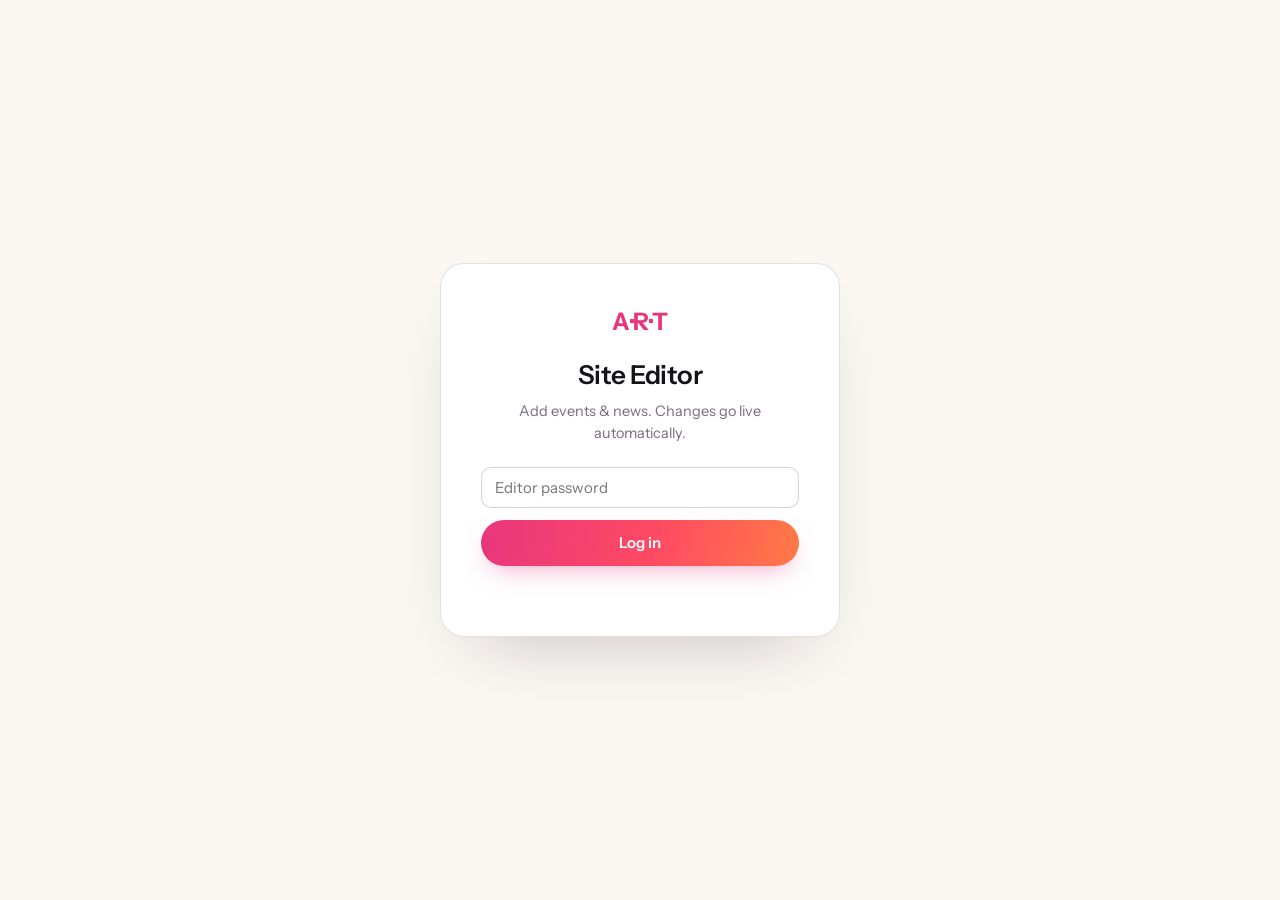
<file: admin/index.html>
<!doctype html>
<html lang="en-NZ">
<head>
  <meta charset="utf-8">
  <meta name="viewport" content="width=device-width, initial-scale=1">
  <title>A.R.T — Site Editor</title>
  <meta name="robots" content="noindex">
  <meta name="theme-color" content="#e8367d">
  <link rel="manifest" href="manifest.webmanifest">
  <link rel="apple-touch-icon" href="../apple-touch-icon.png">
  <link rel="icon" type="image/png" sizes="64x64" href="../favicon-64.png">
  <link rel="preconnect" href="https://fonts.googleapis.com">
  <link rel="preconnect" href="https://fonts.gstatic.com" crossorigin>
  <link href="https://fonts.googleapis.com/css2?family=Instrument+Sans:wght@400;500;600;700&display=swap" rel="stylesheet">
  <style>
    :root{
      --bg:#faf6f2; --card:#fff; --ink:#17121a; --ink2:#77697b;
      --coral:#ff4a63; --coral2:#ff7a45; --magenta:#e8367d;
      --line:rgba(23,18,26,.12); --line2:rgba(23,18,26,.18);
      --grad:linear-gradient(100deg,var(--magenta),var(--coral) 55%,var(--coral2));
      --sans:'Instrument Sans',system-ui,-apple-system,'Segoe UI',sans-serif;
    }
    *{box-sizing:border-box}
    body{margin:0;background:var(--bg);color:var(--ink);font-family:var(--sans);-webkit-font-smoothing:antialiased;line-height:1.5}
    h1,h2,h3{margin:0;font-weight:600;letter-spacing:-.02em}
    button{font-family:var(--sans);cursor:pointer}
    input,textarea{font-family:var(--sans);font-size:15px;width:100%;padding:10px 13px;border:1px solid var(--line2);border-radius:10px;background:#fff;color:var(--ink);outline:none}
    input:focus,textarea:focus{border-color:var(--magenta)}
    textarea{resize:vertical;min-height:70px}
    label{display:block;font-size:12.5px;font-weight:600;color:var(--ink2);margin:0 0 5px}
    .wm{font-weight:700;color:var(--magenta);letter-spacing:-.02em}
    .btn{display:inline-flex;align-items:center;justify-content:center;gap:8px;height:46px;padding:0 22px;border-radius:100px;font-weight:600;font-size:15px;border:0;transition:transform .12s ease,opacity .12s ease}
    .btn:active{transform:translateY(1px)}
    .btn--grad{background:var(--grad);color:#fff;box-shadow:0 10px 26px -10px rgba(232,54,125,.5)}
    .btn--ink{background:var(--ink);color:#fff}
    .btn--soft{background:#fff;color:var(--ink);border:1px solid var(--line2)}
    .btn--sm{height:34px;padding:0 14px;font-size:13px;border-radius:8px}
    .btn[disabled]{opacity:.5;cursor:default}

    /* login */
    .login{min-height:100vh;display:grid;place-items:center;padding:24px}
    .login__card{width:100%;max-width:400px;background:var(--card);border:1px solid var(--line);border-radius:24px;padding:40px;box-shadow:0 30px 70px -40px rgba(23,18,26,.3);text-align:center}
    .login__card h1{font-size:26px;margin:16px 0 6px}
    .login__card p{color:var(--ink2);font-size:14.5px;margin:0 0 22px}
    .login__err{color:var(--coral);font-size:13.5px;font-weight:600;margin-top:12px;min-height:18px}

    /* editor */
    header.top{position:sticky;top:0;z-index:10;background:rgba(250,246,242,.9);backdrop-filter:blur(8px);border-bottom:1px solid var(--line)}
    .top__row{max-width:820px;margin:0 auto;padding:14px 20px;display:flex;align-items:center;justify-content:space-between;gap:12px}
    .tabs{max-width:820px;margin:0 auto;padding:0 20px;display:flex;gap:8px}
    .tab{height:42px;padding:0 20px;border-radius:100px 100px 0 0;border:0;background:transparent;color:var(--ink2);font-weight:600;font-size:15px}
    .tab--on{color:var(--magenta)}
    .wrap{max-width:820px;margin:0 auto;padding:22px 20px 140px}
    .entry{background:var(--card);border:1px solid var(--line);border-radius:16px;padding:20px;margin-bottom:16px}
    .entry__head{display:flex;align-items:center;justify-content:space-between;margin-bottom:14px}
    .entry__num{font-size:12.5px;font-weight:700;color:var(--ink2);text-transform:uppercase;letter-spacing:.08em}
    .entry__tools{display:flex;gap:6px}
    .iconbtn{width:32px;height:32px;border-radius:8px;border:1px solid var(--line2);background:#fff;color:var(--ink2);font-size:15px;line-height:1;display:grid;place-items:center}
    .iconbtn--del{color:var(--coral);border-color:rgba(255,74,99,.35)}
    .field{margin-bottom:12px}
    .imgrow{display:flex;gap:12px;align-items:center}
    .imgrow img{width:88px;height:56px;object-fit:cover;border-radius:8px;border:1px solid var(--line);background:#eee;flex:none}
    .savebar{position:fixed;left:0;right:0;bottom:0;background:rgba(250,246,242,.94);backdrop-filter:blur(8px);border-top:1px solid var(--line)}
    .savebar__row{max-width:820px;margin:0 auto;padding:14px 20px;display:flex;align-items:center;justify-content:space-between;gap:12px}
    .status{font-size:13.5px;font-weight:600}
    .status--ok{color:#1a8f4a}.status--err{color:var(--coral)}.status--busy{color:var(--ink2)}
    .muted{color:var(--ink2);font-size:13.5px}
    .addbtn{width:100%;height:48px;border-radius:14px;border:1.5px dashed var(--line2);background:transparent;color:var(--ink2);font-weight:600;font-size:15px}
    .addbtn:hover{border-color:var(--magenta);color:var(--magenta)}
    .hide{display:none!important}
    /* auto-fill assist */
    .assist{background:linear-gradient(100deg,rgba(232,54,125,.06),rgba(255,122,69,.06));border:1px solid var(--line);border-radius:16px;padding:16px;margin-bottom:16px}
    .assist__t{font-weight:600;font-size:14.5px;margin-bottom:10px}
    .assist__row{display:flex;gap:8px;flex-wrap:wrap}
    .assist__row input{flex:1;min-width:180px}
    .assist__file{display:inline-flex;align-items:center;gap:10px;cursor:pointer}
    .assist__file input{position:absolute;width:1px;height:1px;padding:0;opacity:0;overflow:hidden}
    .assist__hint{font-size:12.5px;color:var(--ink2);margin-top:8px}
  </style>
</head>
<body>

  <!-- LOGIN -->
  <div id="login" class="login">
    <div class="login__card">
      <div class="wm" style="font-size:24px">A·R·T</div>
      <h1>Site Editor</h1>
      <p>Add events &amp; news. Changes go live automatically.</p>
      <form id="loginForm">
        <input id="pw" type="password" placeholder="Editor password" autocomplete="current-password" aria-label="Editor password">
        <button class="btn btn--grad" type="submit" style="width:100%;margin-top:12px">Log in</button>
      </form>
      <div id="loginErr" class="login__err"></div>
    </div>
  </div>

  <!-- EDITOR -->
  <div id="editor" class="hide">
    <header class="top">
      <div class="top__row">
        <div class="wm" style="font-size:20px">A·R·T <span class="muted" style="font-weight:600">Editor</span></div>
        <button id="logout" class="btn btn--soft btn--sm">Log out</button>
      </div>
      <div class="tabs">
        <button class="tab tab--on" data-tab="events">Events</button>
        <button class="tab" data-tab="news">News</button>
      </div>
    </header>

    <div class="wrap">
      <div id="assist"></div>
      <div id="list"></div>
      <button id="add" class="addbtn">+ Add blank entry</button>
    </div>

    <div class="savebar">
      <div class="savebar__row">
        <span id="status" class="status muted">Loaded.</span>
        <button id="save" class="btn btn--grad">Save &amp; publish</button>
      </div>
    </div>
  </div>

  <script src="app.js"></script>
</body>
</html>
</file>
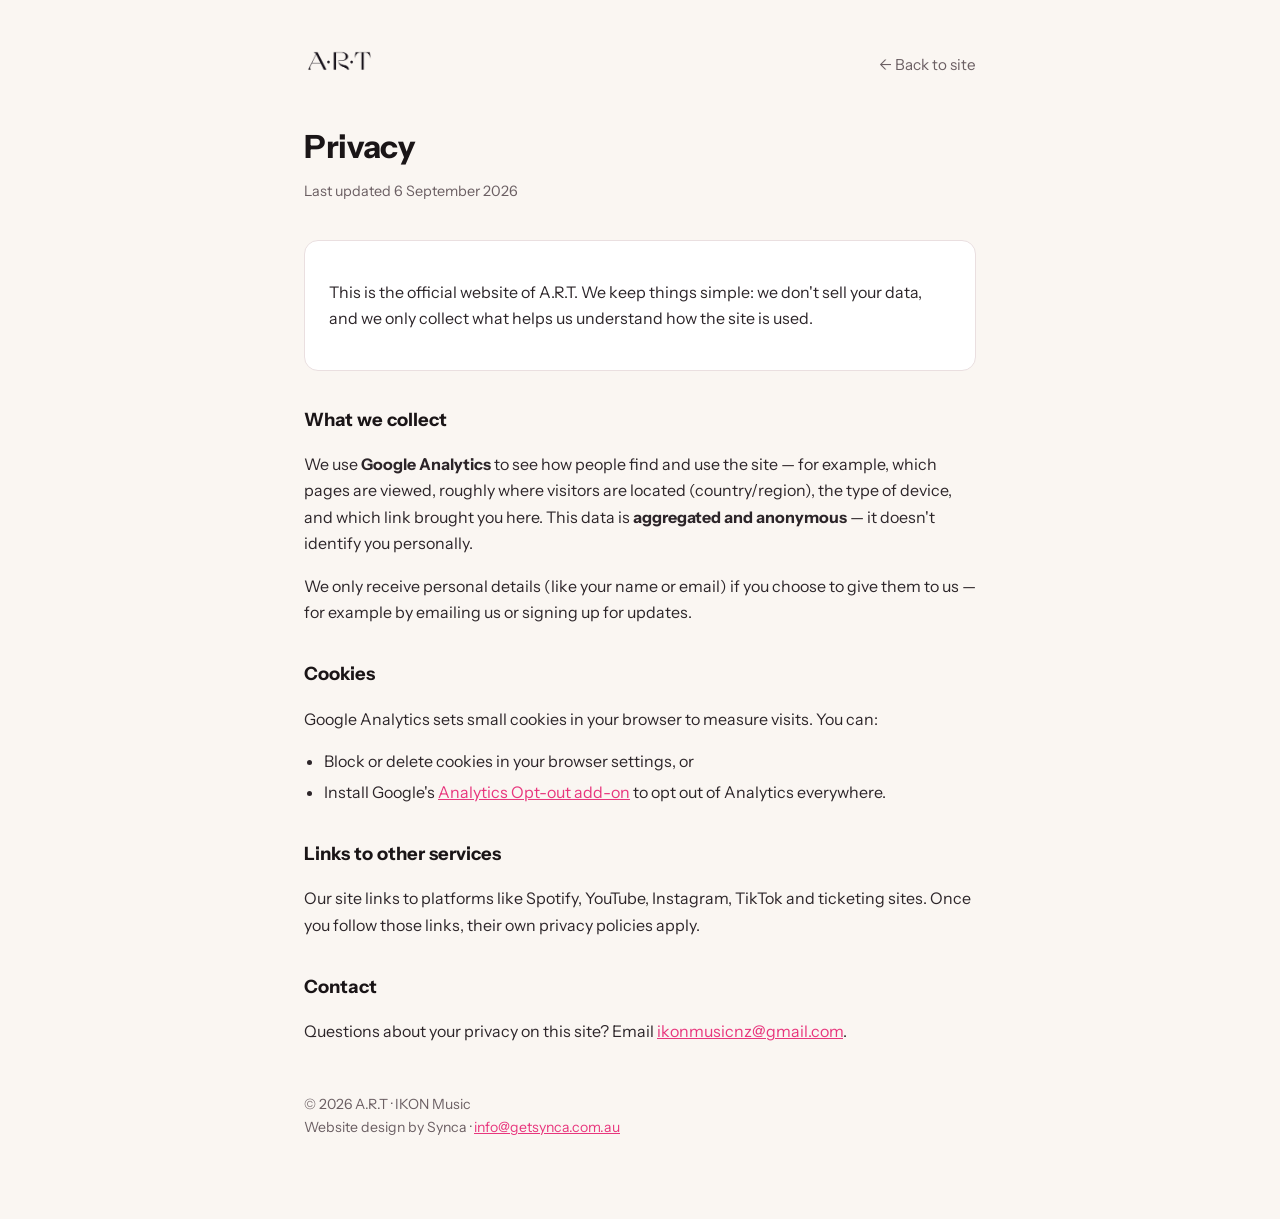
<file: privacy.html>
<!doctype html>
<html lang="en-NZ">
<head>
  <meta charset="utf-8">
  <meta name="viewport" content="width=device-width, initial-scale=1">
  <title>Privacy — A.R.T</title>
  <meta name="description" content="How the A.R.T website handles cookies and analytics data.">
  <meta name="robots" content="noindex">
  <link rel="icon" type="image/png" sizes="32x32" href="favicon-32.png">
  <link rel="preconnect" href="https://fonts.googleapis.com">
  <link rel="preconnect" href="https://fonts.gstatic.com" crossorigin>
  <link href="https://fonts.googleapis.com/css2?family=Instrument+Sans:ital,wght@0,400..700;1,400..700&display=swap" rel="stylesheet">
  <style>
    :root{ --ink:#1a1517; --ink2:#6b5f63; --coral:#e8367d; --bg:#faf6f2; --line:#eadfe0; }
    *{ box-sizing:border-box; }
    body{ margin:0; background:var(--bg); color:var(--ink);
      font-family:"Instrument Sans", system-ui, -apple-system, Segoe UI, Roboto, sans-serif;
      line-height:1.65; -webkit-font-smoothing:antialiased; }
    .wrap{ max-width:720px; margin:0 auto; padding:48px 24px 80px; }
    .top{ display:flex; align-items:center; justify-content:space-between; margin-bottom:40px; }
    .logo{ height:26px; width:auto; }
    .home{ color:var(--ink2); text-decoration:none; font-size:.95rem; }
    .home:hover{ color:var(--coral); }
    h1{ font-size:2rem; margin:0 0 6px; letter-spacing:-.01em; }
    .updated{ color:var(--ink2); font-size:.9rem; margin-bottom:36px; }
    h2{ font-size:1.15rem; margin:34px 0 8px; }
    p, li{ color:#2c2529; }
    a{ color:var(--coral); }
    ul{ padding-left:20px; }
    li{ margin:4px 0; }
    .card{ background:#fff; border:1px solid var(--line); border-radius:14px; padding:22px 24px; margin-top:8px; }
    footer{ margin-top:48px; color:var(--ink2); font-size:.88rem; }
  </style>
</head>
<body>
  <div class="wrap">
    <div class="top">
      <a href="./"><img class="logo" src="assets/img/logo-dark.png" alt="A.R.T"></a>
      <a class="home" href="./">&larr; Back to site</a>
    </div>

    <h1>Privacy</h1>
    <div class="updated">Last updated 6 September 2026</div>

    <div class="card">
      <p>This is the official website of A.R.T. We keep things simple: we don't sell your data, and we only collect what helps us understand how the site is used.</p>
    </div>

    <h2>What we collect</h2>
    <p>We use <strong>Google Analytics</strong> to see how people find and use the site — for example, which pages are viewed, roughly where visitors are located (country/region), the type of device, and which link brought you here. This data is <strong>aggregated and anonymous</strong> — it doesn't identify you personally.</p>
    <p>We only receive personal details (like your name or email) if you choose to give them to us — for example by emailing us or signing up for updates.</p>

    <h2>Cookies</h2>
    <p>Google Analytics sets small cookies in your browser to measure visits. You can:</p>
    <ul>
      <li>Block or delete cookies in your browser settings, or</li>
      <li>Install Google's <a href="https://tools.google.com/dlpage/gaoptout" target="_blank" rel="noopener">Analytics Opt-out add-on</a> to opt out of Analytics everywhere.</li>
    </ul>

    <h2>Links to other services</h2>
    <p>Our site links to platforms like Spotify, YouTube, Instagram, TikTok and ticketing sites. Once you follow those links, their own privacy policies apply.</p>

    <h2>Contact</h2>
    <p>Questions about your privacy on this site? Email <a href="mailto:ikonmusicnz@gmail.com">ikonmusicnz@gmail.com</a>.</p>

    <footer>&copy; 2026 A.R.T · IKON Music<br>Website design by Synca · <a href="mailto:info@getsynca.com.au?subject=Web%20design%20enquiry%20%28from%20artmusic.co.nz%29">info@getsynca.com.au</a></footer>
  </div>
</body>
</html>
</file>
